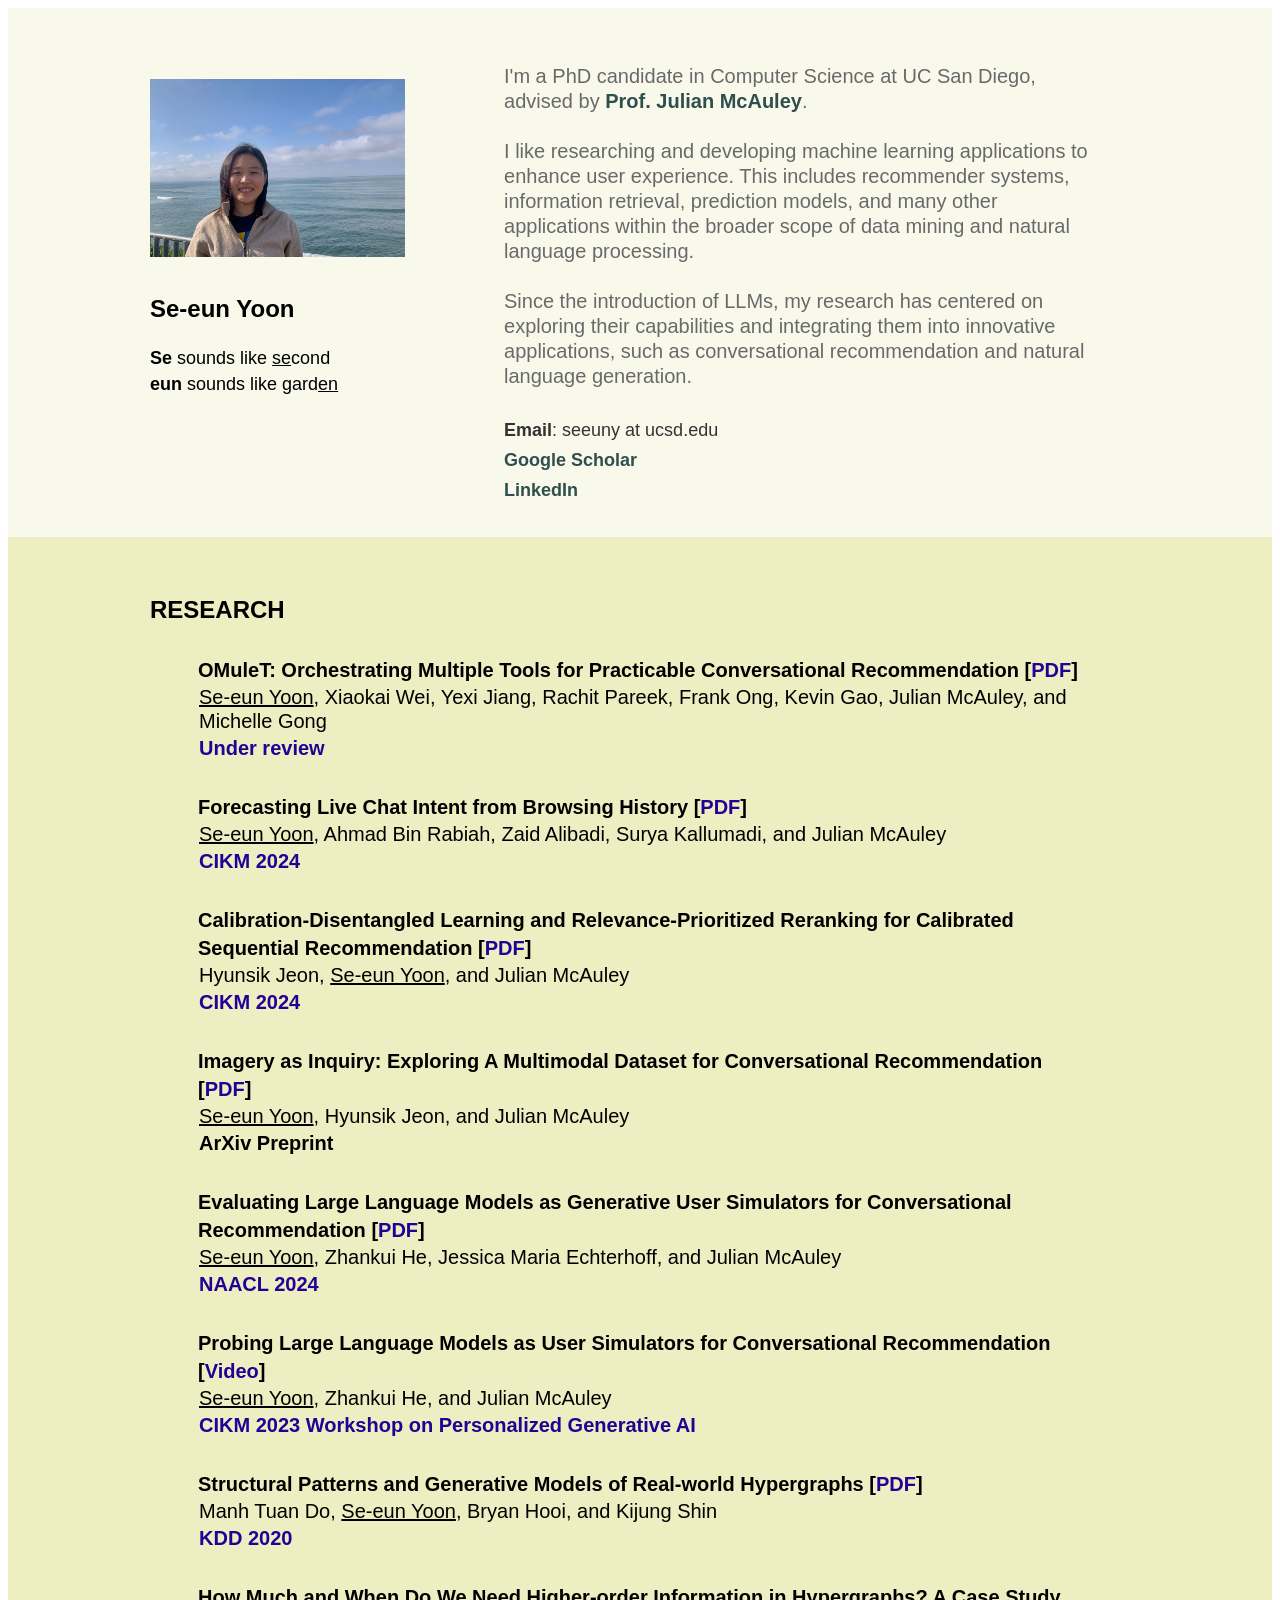
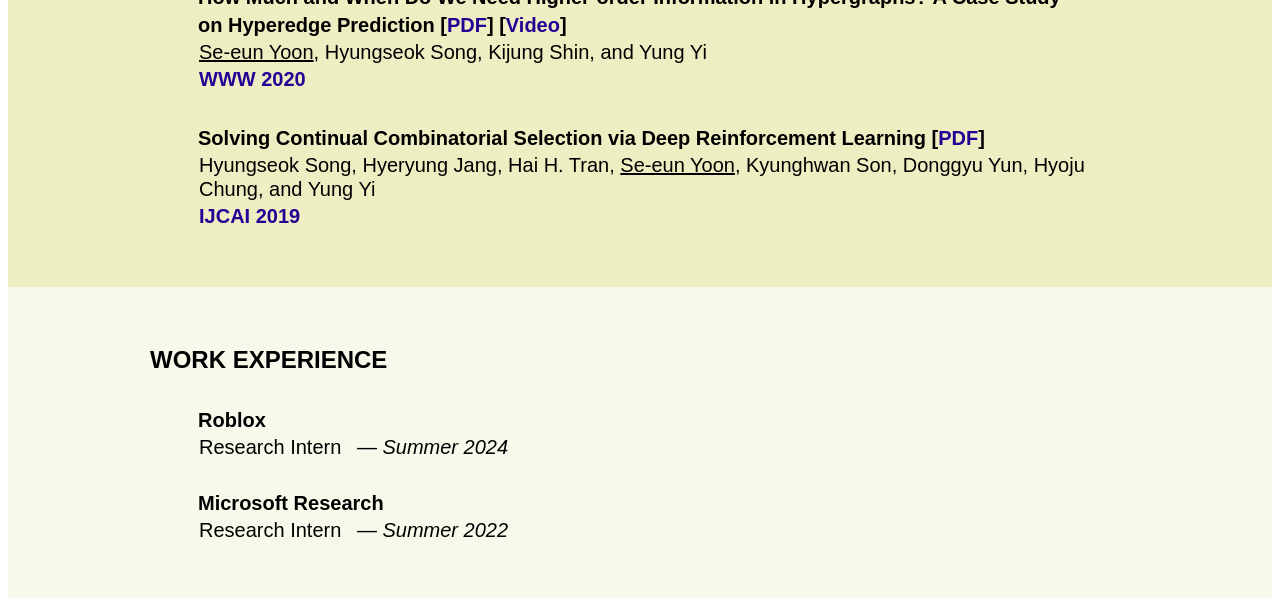
<file: index.html>
<!DOCTYPE html>

<html lang="en" dir="ltr">
  <head>
    <meta charset="utf-8">

    <!-- Title -->
    <title>Se-eun Yoon</title>

    <!-- Mobile -->
    <meta name="viewport" content="width=device-width, initial-scale=1, maximum-scale=1">

    <!-- CSS -->
    <link rel="stylesheet" href="css/grid.css">
    <link rel="stylesheet" href="css/about.css">
    <link rel="stylesheet" href="css/resume.css">
    <link rel="stylesheet" href="css/research.css">

    <!-- Script -->
    <script src="https://ajax.googleapis.com/ajax/libs/jquery/3.4.1/jquery.min.js"></script>
    <script src="js/colors.js"></script>
  </head>

  <body>
    <!-- About Section -->
    <section id="about">

      <div class="row">

        <div class="three columns" style="float: left;">
          <img class="profile-pic" src="figures/profile/birdrock.JPG" alt="">
          <h1><span class="name">Se-eun Yoon</span></h1>
          <p class="pronounce"> <b>Se</b> sounds like <u>se</u>cond <br>
          <b>eun</b> sounds like gard<u>en</u> </p>

        </div>

        <div class="seven columns main-col">
          
         <p class="firstp">
            I'm a PhD candidate in Computer Science at UC San Diego, advised by <a href="https://cseweb.ucsd.edu/~jmcauley/">Prof. Julian McAuley</a>. 
            <br><br>
            I like researching and developing machine learning applications to enhance user experience.
            This includes recommender systems, information retrieval, prediction models, and many other applications within the broader scope of data mining and natural language processing.
            
            <br><br>
            Since the introduction of LLMs, my research has centered on exploring their capabilities and integrating them into innovative applications, such as conversational recommendation and natural language generation. 
         </p>

          <div class="row">
            <div class="columns contact-details">
              <p class="contact"><b>Email</b>: seeuny at ucsd.edu<br></p>
				  <p class="contact"><a href="https://scholar.google.com/citations?user=pRbs74AAAAAJ&hl=en">Google Scholar</a></p>
              <p class="contact"><a href="https://www.linkedin.com/in/seeuny/">LinkedIn</a></p>
               
            </div>
          </div>

        </div>
      </div>
    </section>
    <!-- About section end -->

    <!-- Research section -->
    <section id="research">

       <div class="row publications">

          <div class="ten columns header-col">
             <h1>Research</h1>
          </div>

          <div class="ten columns main-col">

            <div class="row item">
               <div class="twelve columns">
                     <h5> OMuleT: Orchestrating Multiple Tools for Practicable Conversational Recommendation 
                        [<a href="https://arxiv.org/abs/2411.19352">PDF</a>]
                     </h5>
                     <p class="authors"><em class="me">Se-eun Yoon</em>, Xiaokai Wei, Yexi Jiang, Rachit Pareek, Frank Ong, Kevin Gao, Julian McAuley, and Michelle Gong
                        <br>
                        <a href=""><em class="venue">Under review</em></a>   
                    </p>

               </div>
            </div>

            <div class="row item">
               <div class="twelve columns">
                     <h5> Forecasting Live Chat Intent from Browsing History 
                        [<a href="https://arxiv.org/abs/2408.04668">PDF</a>]
                     </h5>
                     <p class="authors"><em class="me">Se-eun Yoon</em>, Ahmad Bin Rabiah, Zaid Alibadi, Surya Kallumadi, and Julian McAuley<br>
                        <a href="https://cikm2024.org/"><em class="venue">CIKM 2024</em></a>   
                    </p>

               </div>
            </div>

            <div class="row item">
                <div class="twelve columns">
                      <h5> Calibration-Disentangled Learning and Relevance-Prioritized Reranking for Calibrated Sequential Recommendation
                        [<a href="https://arxiv.org/abs/2408.02156">PDF</a>]
                    </h5>
                      <p class="authors">Hyunsik Jeon, <em class="me">Se-eun Yoon</em>, and Julian McAuley<br>
                         <a href="https://cikm2024.org/"><em class="venue">CIKM 2024</em></a>
                   </p>
                </div>
             </div>

            <div class="row item">
               <div class="twelve columns">
                     <h5> Imagery as Inquiry: Exploring A Multimodal Dataset for Conversational Recommendation 
                        [<a href="https://www.arxiv.org/abs/2405.14142">PDF</a>]
                     </h5>
                     <p class="authors"><em class="me">Se-eun Yoon</em>, Hyunsik Jeon, and Julian McAuley<br>
                        <a><em class="venue">ArXiv Preprint</em></a>
                  </p>
               </div>
            </div>

            <div class="row item">
               <div class="twelve columns">
                     <h5> Evaluating Large Language Models as Generative User Simulators for Conversational Recommendation
                        [<a href="https://arxiv.org/abs/2403.09738">PDF</a>]
                     </h5>
                     <p class="authors"><em class="me">Se-eun Yoon</em>, Zhankui He, Jessica Maria Echterhoff, and Julian McAuley<br>
                        <a href="https://2024.naacl.org/"><em class="venue">NAACL 2024</em></a>
                  </p>
               </div>
            </div>

            <div class="row item">
               <div class="twelve columns">
                     <h5> Probing Large Language Models as User Simulators for Conversational Recommendation
                        [<a href="https://youtu.be/NXfUgg_BY7Q">Video</a>]
                     </h5>
                     <p class="authors"><em class="me">Se-eun Yoon</em>, Zhankui He, and Julian McAuley<br>
                     <a href="https://uobevents.eventsair.com/cikm2023/workshops"><em class="venue">CIKM 2023 Workshop on Personalized Generative AI</em></a>
                  </p>
               </div>
            </div>

            <div class="row item">
               <div class="twelve columns">
                     <h5> Structural Patterns and Generative Models of Real-world Hypergraphs
                        [<a href="https://arxiv.org/abs/2006.07060">PDF</a>]

                     </h5>
                     <p class="authors">Manh Tuan Do, <em class="me">Se-eun Yoon</em>, Bryan Hooi, and Kijung Shin<br>
                     <a href="https://www.kdd.org/kdd2020/"><em class="venue">KDD 2020</em></a>
                  </p>
               </div>
            </div>

            <div class="row item">
              <div class="twelve columns">
                 <h5> How Much and When Do We Need Higher-order Information in Hypergraphs? A Case Study on Hyperedge Prediction
									  [<a href="https://arxiv.org/abs/2001.11181">PDF</a>]
										[<a href="https://youtu.be/bFrzk-XOpT0">Video</a>]
                  </h5>
                 <p class="authors"><em class="me">Se-eun Yoon</em>, Hyungseok Song, Kijung Shin, and Yung Yi<br>
                 <a href="https://www2020.thewebconf.org/"><em class="venue">WWW 2020</em></a>
                </p>
              </div>
            </div>

            <div class="row item">
              <div class="twelve columns">
                 <h5>Solving Continual Combinatorial Selection via Deep Reinforcement Learning [<a href="https://arxiv.org/abs/1909.03638">PDF</a>] </h5>
                 <p class="authors">Hyungseok Song, Hyeryung Jang, Hai H. Tran, <em class="me">Se-eun Yoon</em>, Kyunghwan Son, Donggyu Yun, Hyoju Chung, and Yung Yi<br>
                  <a href="https://ijcai19.org/"><em class="venue">IJCAI 2019</em> </a>
                </p>
              </div>
            </div>

          </div>


       </div>

   </section>

   <!-- Resume section -->
   <section id="resume">

      <!-- Education -->
      <div class="row education">

         <div class="ten columns header-col">
            <h1>Work experience</h1>
         </div>

         <div class="ten columns main-col">

            <div class="row item">
                <div class="twelve columns">
                   <h5>Roblox</h5>
                         <p class="info"> Research Intern
                     <em class="date">&mdash; Summer 2024</em> <br>
                    
                             </p>
                </div>
             </div>

            <div class="row item">
               <div class="twelve columns">
                  <h5>Microsoft Research</h5>
						<p class="info"> Research Intern
                    <em class="date">&mdash; Summer 2022</em> <br>
                    
							</p>
               </div>
            </div>

         </div>
      </div>
</file>
<file: css/grid.css>
img {
   max-width: 100%;
   height: auto;
}
img.pull-right { margin: 12px 0px 0px 18px; }
img.pull-left { margin: 12px 18px 0px 0px; }


/* Grid */
.row {
   width: 96%;
   max-width: 1020px;
   margin: 0 auto;
}
/* fixed width for IE8 */
.ie .row { width: 1000px ; }

.narrow .row { max-width: 980px; }

.row .row { width: auto; max-width: none; margin: 0 -20px; }

/* row clearing */
.row:before,
.row:after {
    content: " ";
    display: table;
}
.row:after {
    clear: both;
}

.column, .columns {
   position: relative;
   padding: 0 20px;
   min-height: 1px;
}
.column.centered, .columns.centered  {
    float: none;
    margin: 0 auto;
}

/* removed gutters */
.row.collapsed > .column,
.row.collapsed > .columns,
.column.collapsed, .columns.collapsed  { padding: 0; }

[class*="column"] + [class*="column"]:last-child { float: right; }
[class*="column"] + [class*="column"].end { float: right; }

/* column widths */
.row .one         { width: 8.33333%; }
.row .two         { width: 16.66667%; }
.row .three       { width: 25%; }
.row .four        { width: 33.33333%; }
.row .five        { width: 41.66667%; }
.row .six         { width: 50%; }
.row .seven       { width: 58.33333%; }
.row .eight       { width: 66.66667%; }
.row .nine        { width: 75%; }
.row .ten         { width: 83.33333%; }
.row .eleven      { width: 91.66667%; }
.row .twelve      { width: 100%; }

/* Offsets */
.row .offset-1    { margin-left: 8.33333%; }
.row .offset-2    { margin-left: 16.66667%; }
.row .offset-3    { margin-left: 25%; }
.row .offset-4    { margin-left: 33.33333%; }
.row .offset-5    { margin-left: 41.66667%; }
.row .offset-6    { margin-left: 50%; }
.row .offset-7    { margin-left: 58.33333%; }
.row .offset-8    { margin-left: 66.66667%; }
.row .offset-9    { margin-left: 75%; }
.row .offset-10   { margin-left: 83.33333%; }
.row .offset-11   { margin-left: 91.66667%; }

/* Push/Pull */
.row .push-1      { left: 8.33333%; }
.row .pull-1      { right: 8.33333%; }
.row .push-2      { left: 16.66667%; 	}
.row .pull-2      { right: 16.66667%; }
.row .push-3      { left: 25%; }
.row .pull-3      { right: 25%;	}
.row .push-4      { left: 33.33333%; }
.row .pull-4      { right: 33.33333%; }
.row .push-5      { left: 41.66667%; }
.row .pull-5      { right: 41.66667%; }
.row .push-6      { left: 50%; }
.row .pull-6      { right: 50%; }
.row .push-7      { left: 58.33333%; }
.row .pull-7      { right: 58.33333%; }
.row .push-8      { left: 66.66667%; 	}
.row .pull-8      { right: 66.66667%; }
.row .push-9      { left: 75%; }
.row .pull-9      { right: 75%; }
.row .push-10     { left: 83.33333%; }
.row .pull-10     { right: 83.33333%; }
.row .push-11     { left: 91.66667%; }
.row .pull-11     { right: 91.66667%; }

/* block grids
--------------------------------------------------------------------- */
.bgrid-sixths [class*="column"]   { width: 16.66667%; }
.bgrid-quarters [class*="column"] { width: 25%; }
.bgrid-thirds [class*="column"]   { width: 33.33333%; }
.bgrid-halves [class*="column"]   { width: 50%; }

[class*="bgrid"] [class*="column"] + [class*="column"]:last-child { float: left; }

/* Left clearing for block grid columns - columns that changes width in
different screen sizes. Allows columns with different heights to align
properly.
--------------------------------------------------------------------- */
.first { clear: left; }   /* first column in default screen */
.s-first { clear: none; } /* first column in smaller screens */

/* smaller screens
--------------------------------------------------------------- */
@media only screen and (max-width: 900px) {

   /* block grids on small screens */
   .s-bgrid-sixths [class*="column"]   { width: 16.66667%; }
   .s-bgrid-quarters [class*="column"] { width: 25%; }
   .s-bgrid-thirds [class*="column"]   { width: 33.33333%; }
   .s-bgrid-halves [class*="column"]   { width: 50%; }

   /* block grids left clearing */
   .first { clear: none; }
   .s-first { clear: left; }

}

/* mobile wide/smaller tablets
--------------------------------------------------------------- */
@media only screen and (max-width: 760px) {

   .row {
	   width: 460px;
	   margin: 0 auto;
     padding: 0;
	}
   .column, .columns {
	   width: auto !important;
	   float: none;
	   margin-left: 0;
	   margin-right: 0;
     padding: 0px 30px;
   }
   #about .download .button{
     margin-top: 0%;
     padding: 15px 60px;
     border: none;
     text-align: center;
     text-decoration: none;
     display: inline-block;
   }
   #firstp{
     padding-top: 10px;
   }

   .row .row { width: auto; max-width: none; margin: 0 -30px; }

   [class*="column"] + [class*="column"]:last-child { float: none; }
   [class*="bgrid"] [class*="column"] + [class*="column"]:last-child { float: none; }

   /* Offsets */
   .row .offset-1    { margin-left: 0%; }
   .row .offset-2    { margin-left: 0%; }
   .row .offset-3    { margin-left: 0%; }
   .row .offset-4    { margin-left: 0%; }
   .row .offset-5    { margin-left: 0%; }
   .row .offset-6    { margin-left: 0%; }
   .row .offset-7    { margin-left: 0%; }
   .row .offset-8    { margin-left: 0%; }
   .row .offset-9    { margin-left: 0%; }
   .row .offset-10   { margin-left: 0%; }
   .row .offset-11   { margin-left: 0%; }
}

/* mobile narrow
--------------------------------------------------------------- */
@media only screen and (max-width: 460px) {

   .row { width: auto; }

}

/* larger screens
--------------------------------------------------------------- */
@media screen and (min-width: 1200px) {

   .wide .row { max-width: 1180px; }

}
</file>
<file: css/about.css>
/* General */
body{
	font-family:"Open Sans", "Lucida Grande", "Lucida Sans Unicode", "Lucida Sans", Helvetica, Arial, Tahoma, sans-serif;
	font-size: 20px;
}

/* About Section */
#about {
   background: #f9f9eb;
   padding-top: 36px;
   padding-bottom: 26px;
   overflow: hidden;
}

#about a:link, #about a:visited{
	color: 	#2F4F4F;
	font-weight:bold;
  text-decoration: none;
}
a:hover, a:focus, a:active{
	/* color: #800000; */
	background-color: #E3E0D1;
}

#about h1 {
   font: 30px/40px 'opensans', sans-serif;
   font-weight: bold;
   color: black;
   margin-bottom: 12px;
}
#about h2 {
   font: 22px/30px 'opensans', sans-serif;
   font-weight: bold;
   color: black;
   margin-bottom: 12px;
}
/* #about p {
   
   line-height: 25px;
   padding-top: 25px;
   color: #696969;
} */

#about .main-col {
   padding-right: 5%;
}

#about .firstp {
   line-height: 25px;
   color: #696969;
}

#about .profile-pic {
   position: center;
   width: 100%;
   height: auto;
	padding-top: 35px;
}
#about .name {
   font: 24px/32px 'opensans', sans-serif;
   font-weight: bold;
   color: black;
   margin-bottom: 15px;
}
#about .pronounce {
   font: 18px/18px 'opensans', sans-serif;
   color: #000000;
   line-height: 26px;
   margin-bottom: 30px;
}

#about .contact {
   font: 18px/18px 'opensans', sans-serif;
   color:  #333;
   margin-top: 12px;
   margin-bottom: 12px;
}
</file>
<file: css/resume.css>
/* Resume section */

#resume {
   background: #f9f9eb;
   padding-top: 18px;
   padding-bottom: 26px;
   overflow: hidden;
}
#resume .header-col { padding-top: 9px; }
#resume .main-col { padding-right: 10%; }
#resume .education, .work, .awards, .teaching {
   padding-bottom: 10px;
   margin-top: 10px;
   margin-bottom: 0px;
   /* border-bottom: 1px solid #E8E8E8; */
   /* TODO:  */
}

#resume h1 {
   font: 24px/32px 'opensans', sans-serif;
   font-weight: bold;
   text-transform: uppercase;
}
#resume h5 {
   font: 20px/28px 'opensans', sans-serif;
   font-weight: bold;
   margin-top: 10px;
   margin-bottom: 1px;
}

#resume a:link, #research a:visited{
	color: 	#250094;
	font-weight:bold;
   text-decoration: none;
}

#resume .info {
   font: 20px/24px 'opensans', sans-serif;
   color: black; /* TODO: */
   margin-top: 1px;
   padding-left: 1px;
}
#resume .date {
   color: black;
   padding-left: 10px;
}
</file>
<file: css/research.css>
/* Resume section */

#research {
   background: #eeeec3;
   padding-top: 18px;
   padding-bottom: 26px;
   overflow: hidden;
}
#research .header-col { padding-top: 9px; }
#research .main-col { padding-right: 10%; }
#research .publications {
   padding-bottom: 10px;
   margin-top: 10px;
   margin-bottom: 0px;
   /* border-bottom: 1px solid #E8E8E8; */
   /* TODO:  */
}

#research h1 {
   font: 24px/32px 'opensans', sans-serif;
   font-weight: bold;
   text-transform: uppercase;
}
#research h5 {
   font: 20px/28px 'opensans', sans-serif;
   font-weight: bold;
   margin-top: 10px;
   margin-bottom: 1px;
}

#research a:link, #research a:visited{
	color: 	#250094;
	font-weight:bold;
   text-decoration: none;
}

#research .header-col { padding-top: 9px; }
#research .main-col { padding-right: 10%; }

#research .authors {
   font: 20px/24px 'opensans', sans-serif;
   color: black; 
   margin-top: 1px;
   padding-left: 1px;
}

#research .me {
  font-style: normal;
  text-decoration: underline;
}

#research .venue {
   line-height: 30px;
   font-style: normal;
   font-weight: bold;
 }
</file>
